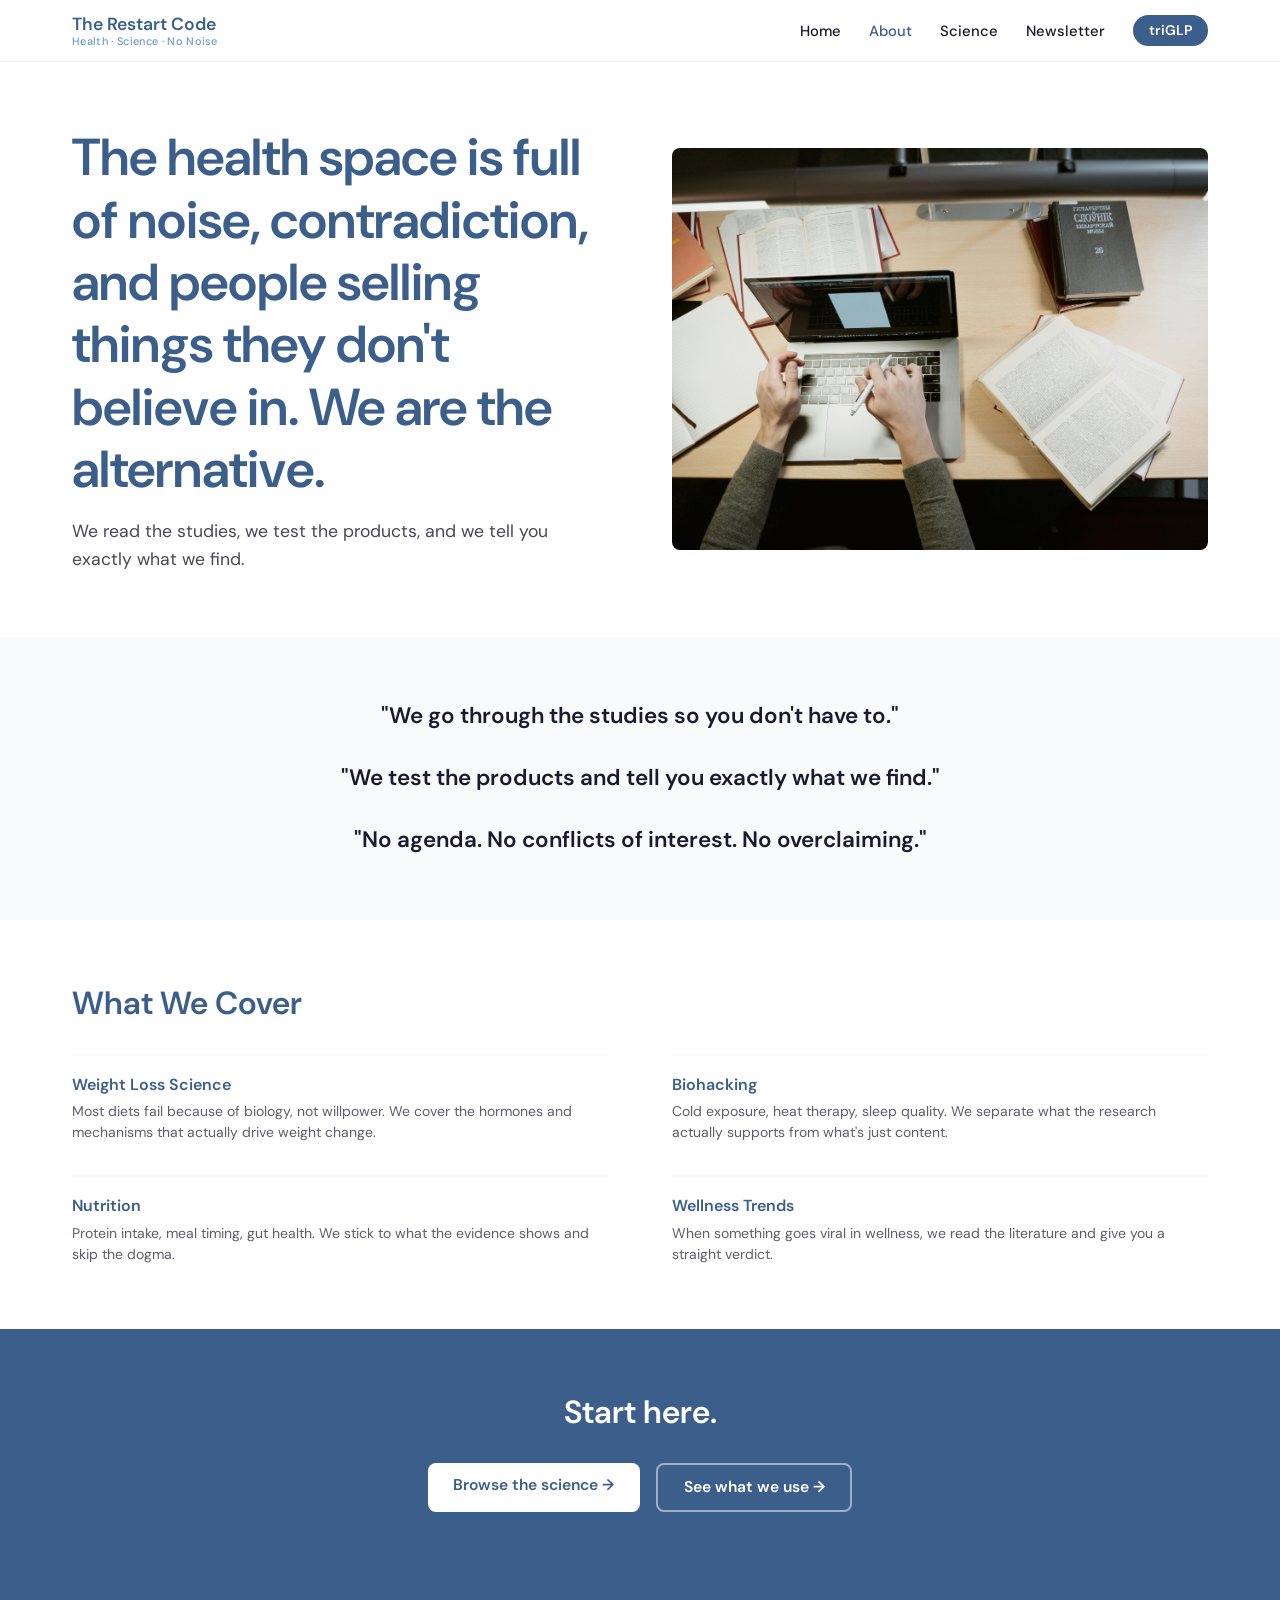
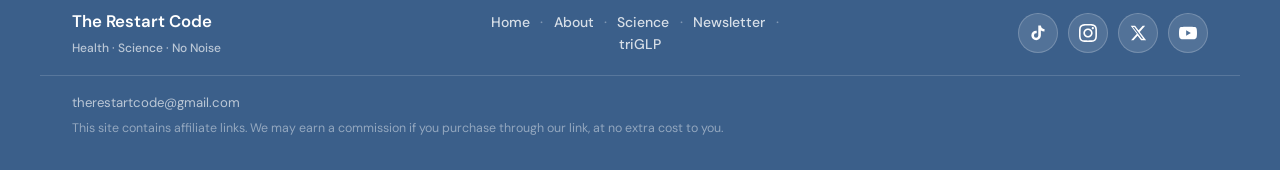
<file: about.html>
<!DOCTYPE html>
<html lang="en">
<head>
  <meta charset="UTF-8">
  <meta name="viewport" content="width=device-width, initial-scale=1.0">
  <title>About — The Restart Code</title>
  <meta name="description" content="The Restart Code exists because the health space is full of noise, contradiction, and people selling things they don't believe in. We are the alternative.">
  <link rel="preconnect" href="https://fonts.googleapis.com">
  <link rel="preconnect" href="https://fonts.gstatic.com" crossorigin>
  <link href="https://fonts.googleapis.com/css2?family=DM+Sans:wght@400;500;600&display=swap" rel="stylesheet">
  <link rel="stylesheet" href="css/style.css">
</head>
<body>

  <!-- NAVIGATION -->
  <nav class="site-nav">
    <div class="nav-inner">
      <a href="index.html" class="nav-logo">
        <span class="nav-logo-name">The Restart Code</span>
        <span class="nav-logo-tagline">Health · Science · No Noise</span>
      </a>
      <button class="nav-hamburger" aria-label="Toggle navigation" aria-expanded="false">
        <span></span><span></span><span></span>
      </button>
      <ul class="nav-links">
        <li><a href="index.html">Home</a></li>
        <li><a href="about.html" class="active">About</a></li>
        <li><a href="science.html">Science</a></li>
        <li><a href="newsletter.html">Newsletter</a></li>
        <li><a href="triglp.html" class="nav-pill">triGLP</a></li>
      </ul>
    </div>
  </nav>

  <!-- HERO -->
  <section class="about-hero">
    <div class="container">
      <div class="about-hero-inner">
        <div class="about-hero-text">
          <h1>The health space is full of noise, contradiction, and people selling things they don't believe in. We are the alternative.</h1>
          <p class="about-hero-sub">We read the studies, we test the products, and we tell you exactly what we find.</p>
        </div>
        <div class="about-hero-image-wrap">
          <img src="images/about-research.jpg" alt="Research desk" class="about-hero-image">
        </div>
      </div>
    </div>
  </section>

  <!-- MISSION -->
  <section class="mission-strip">
    <div class="container">
      <div class="mission-lines">
        <p class="mission-line">"We go through the studies so you don't have to."</p>
        <p class="mission-line">"We test the products and tell you exactly what we find."</p>
        <p class="mission-line">"No agenda. No conflicts of interest. No overclaiming."</p>
      </div>
    </div>
  </section>

  <!-- WHAT WE COVER -->
  <section class="what-we-cover">
    <div class="container">
      <h2>What We Cover</h2>
      <div class="covers-grid">
        <div class="cover-item">
          <p class="cover-item-name">Weight Loss Science</p>
          <p class="cover-item-desc">Most diets fail because of biology, not willpower. We cover the hormones and mechanisms that actually drive weight change.</p>
        </div>
        <div class="cover-item">
          <p class="cover-item-name">Biohacking</p>
          <p class="cover-item-desc">Cold exposure, heat therapy, sleep quality. We separate what the research actually supports from what's just content.</p>
        </div>
        <div class="cover-item">
          <p class="cover-item-name">Nutrition</p>
          <p class="cover-item-desc">Protein intake, meal timing, gut health. We stick to what the evidence shows and skip the dogma.</p>
        </div>
        <div class="cover-item">
          <p class="cover-item-name">Wellness Trends</p>
          <p class="cover-item-desc">When something goes viral in wellness, we read the literature and give you a straight verdict.</p>
        </div>
      </div>
    </div>
  </section>

  <!-- CLOSING CTA STRIP -->
  <section class="cta-strip">
    <div class="container">
      <h2>Start here.</h2>
      <div class="btn-row">
        <a href="science.html" class="btn btn-white">Browse the science →</a>
        <a href="triglp.html" class="btn btn-secondary" style="border-color: rgba(255,255,255,0.5); color: #fff;">See what we use →</a>
      </div>
    </div>
  </section>

  <!-- FOOTER -->
  <footer class="site-footer">
    <div class="footer-inner">
      <div class="footer-brand">
        <span class="footer-logo">The Restart Code</span>
        <span class="footer-tagline">Health · Science · No Noise</span>
      </div>
      <nav class="footer-nav" aria-label="Footer navigation">
        <a href="index.html">Home</a>
        <a href="about.html">About</a>
        <a href="science.html">Science</a>
        <a href="newsletter.html">Newsletter</a>
        <a href="triglp.html">triGLP</a>
      </nav>
      <div class="footer-social">
        <div class="footer-social-icons">
          <a href="https://www.tiktok.com/@therestartcode" class="footer-social-icon" target="_blank" rel="noopener noreferrer" aria-label="TikTok">
            <svg xmlns="http://www.w3.org/2000/svg" viewBox="0 0 24 24" fill="white" aria-hidden="true"><path d="M19.59 6.69a4.83 4.83 0 01-3.77-4.25V2h-3.45v13.67a2.89 2.89 0 01-2.88 2.5 2.89 2.89 0 01-2.89-2.89 2.89 2.89 0 012.89-2.89c.28 0 .54.04.79.1V9.01a6.33 6.33 0 00-.79-.05 6.34 6.34 0 00-6.34 6.34 6.34 6.34 0 006.34 6.34 6.34 6.34 0 006.33-6.34V8.5a8.27 8.27 0 004.83 1.55V6.6a4.85 4.85 0 01-1.06-.09z"/></svg>
          </a>
          <a href="https://www.instagram.com/therestartcode" class="footer-social-icon" target="_blank" rel="noopener noreferrer" aria-label="Instagram">
            <svg xmlns="http://www.w3.org/2000/svg" viewBox="0 0 24 24" fill="white" aria-hidden="true"><path d="M12 2.163c3.204 0 3.584.012 4.85.07 3.252.148 4.771 1.691 4.919 4.919.058 1.265.069 1.645.069 4.849 0 3.205-.012 3.584-.069 4.849-.149 3.225-1.664 4.771-4.919 4.919-1.266.058-1.644.07-4.85.07-3.204 0-3.584-.012-4.849-.07-3.26-.149-4.771-1.699-4.919-4.92-.058-1.265-.07-1.644-.07-4.849 0-3.204.013-3.583.07-4.849.149-3.227 1.664-4.771 4.919-4.919 1.266-.057 1.645-.069 4.849-.069zm0-2.163c-3.259 0-3.667.014-4.947.072-4.358.2-6.78 2.618-6.98 6.98-.059 1.281-.073 1.689-.073 4.948 0 3.259.014 3.668.072 4.948.2 4.358 2.618 6.78 6.98 6.98 1.281.058 1.689.072 4.948.072 3.259 0 3.668-.014 4.948-.072 4.354-.2 6.782-2.618 6.979-6.98.059-1.28.073-1.689.073-4.948 0-3.259-.014-3.667-.072-4.947-.196-4.354-2.617-6.78-6.979-6.98-1.281-.059-1.69-.073-4.949-.073zm0 5.838c-3.403 0-6.162 2.759-6.162 6.162s2.759 6.163 6.162 6.163 6.162-2.759 6.162-6.163c0-3.403-2.759-6.162-6.162-6.162zm0 10.162c-2.209 0-4-1.79-4-4 0-2.209 1.791-4 4-4s4 1.791 4 4c0 2.21-1.791 4-4 4zm6.406-11.845c-.796 0-1.441.645-1.441 1.44s.645 1.44 1.441 1.44c.795 0 1.439-.645 1.439-1.44s-.644-1.44-1.439-1.44z"/></svg>
          </a>
          <a href="https://www.x.com/therestartcode" class="footer-social-icon" target="_blank" rel="noopener noreferrer" aria-label="X">
            <svg xmlns="http://www.w3.org/2000/svg" viewBox="0 0 24 24" fill="white" aria-hidden="true"><path d="M18.244 2.25h3.308l-7.227 8.26 8.502 11.24H16.17l-4.714-6.231-5.401 6.231H2.747l7.73-8.835L2.25 2.25H8.08l4.713 6.231zm-1.161 17.52h1.833L7.084 4.126H5.117z"/></svg>
          </a>
          <a href="https://www.youtube.com/@therestartcode" class="footer-social-icon" target="_blank" rel="noopener noreferrer" aria-label="YouTube">
            <svg xmlns="http://www.w3.org/2000/svg" viewBox="0 0 24 24" fill="white" aria-hidden="true"><path d="M23.498 6.186a3.016 3.016 0 00-2.122-2.136C19.505 3.545 12 3.545 12 3.545s-7.505 0-9.377.505A3.017 3.017 0 00.502 6.186C0 8.07 0 12 0 12s0 3.93.502 5.814a3.016 3.016 0 002.122 2.136c1.871.505 9.376.505 9.376.505s7.505 0 9.377-.505a3.015 3.015 0 002.122-2.136C24 15.93 24 12 24 12s0-3.93-.502-5.814zM9.545 15.568V8.432L15.818 12l-6.273 3.568z"/></svg>
          </a>
        </div>
      </div>
    </div>
    <div class="footer-divider"></div>
    <div class="footer-bottom">
      <a href="mailto:therestartcode@gmail.com">therestartcode@gmail.com</a>
      <p class="footer-disclosure">This site contains affiliate links. We may earn a commission if you purchase through our link, at no extra cost to you.</p>
    </div>
  </footer>

  <script src="js/main.js"></script>
  <script defer src="https://cdn.vercel-insights.com/v1/script.js"></script>
</body>
</html>
</file>
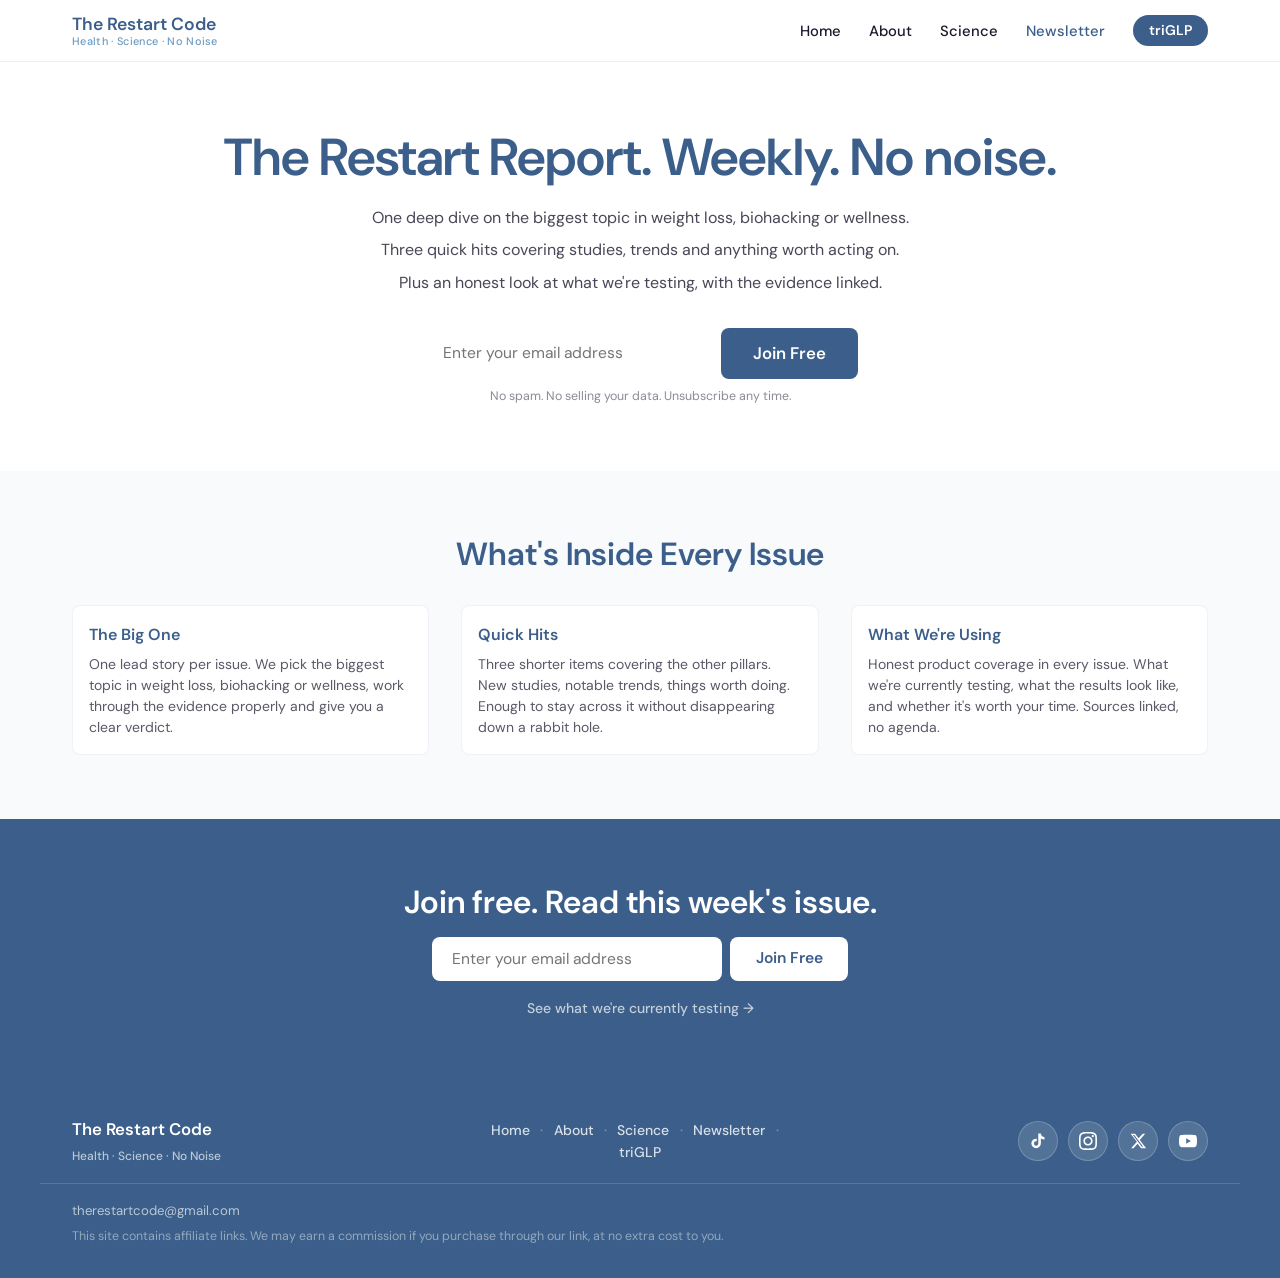
<file: newsletter.html>
<!DOCTYPE html>
<html lang="en">
<head>
  <meta charset="UTF-8">
  <meta name="viewport" content="width=device-width, initial-scale=1.0">
  <title>The Restart Report — The Restart Code</title>
  <meta name="description" content="One deep dive. Three quick hits. What we're testing and using. Every week. Free. No spam.">
  <link rel="preconnect" href="https://fonts.googleapis.com">
  <link rel="preconnect" href="https://fonts.gstatic.com" crossorigin>
  <link href="https://fonts.googleapis.com/css2?family=DM+Sans:wght@400;500;600&display=swap" rel="stylesheet">
  <link rel="stylesheet" href="css/style.css">
</head>
<body>

  <!-- NAVIGATION -->
  <nav class="site-nav">
    <div class="nav-inner">
      <a href="index.html" class="nav-logo">
        <span class="nav-logo-name">The Restart Code</span>
        <span class="nav-logo-tagline">Health · Science · No Noise</span>
      </a>
      <button class="nav-hamburger" aria-label="Toggle navigation" aria-expanded="false">
        <span></span><span></span><span></span>
      </button>
      <ul class="nav-links">
        <li><a href="index.html">Home</a></li>
        <li><a href="about.html">About</a></li>
        <li><a href="science.html">Science</a></li>
        <li><a href="newsletter.html" class="active">Newsletter</a></li>
        <li><a href="triglp.html" class="nav-pill">triGLP</a></li>
      </ul>
    </div>
  </nav>

  <!-- HERO -->
  <section class="newsletter-hero" id="beehiiv-signup">
    <div class="container">
      <h1>The Restart Report. Weekly. No noise.</h1>
      <div class="newsletter-descriptor">
        <p>One deep dive on the biggest topic in weight loss, biohacking or wellness.</p>
        <p>Three quick hits covering studies, trends and anything worth acting on.</p>
        <p>Plus an honest look at what we're testing, with the evidence linked.</p>
      </div>
      <div class="email-form">
        <input type="email" class="email-input" placeholder="Enter your email address">
        <a href="#beehiiv-signup" class="btn btn-primary btn-lg">Join Free</a>
      </div>
      <p class="small-print">No spam. No selling your data. Unsubscribe any time.</p>
    </div>
  </section>

  <!-- WHAT'S INSIDE -->
  <section class="whats-inside">
    <div class="container">
      <h2>What's Inside Every Issue</h2>
      <div class="inside-grid">
        <div class="inside-item">
          <p class="inside-item-name">The Big One</p>
          <p class="inside-item-desc">One lead story per issue. We pick the biggest topic in weight loss, biohacking or wellness, work through the evidence properly and give you a clear verdict.</p>
        </div>
        <div class="inside-item">
          <p class="inside-item-name">Quick Hits</p>
          <p class="inside-item-desc">Three shorter items covering the other pillars. New studies, notable trends, things worth doing. Enough to stay across it without disappearing down a rabbit hole.</p>
        </div>
        <div class="inside-item">
          <p class="inside-item-name">What We're Using</p>
          <p class="inside-item-desc">Honest product coverage in every issue. What we're currently testing, what the results look like, and whether it's worth your time. Sources linked, no agenda.</p>
        </div>
      </div>
    </div>
  </section>

  <!-- CLOSING STRIP -->
  <section class="closing-strip">
    <div class="container">
      <h2>Join free. Read this week's issue.</h2>
      <div class="email-form">
        <input type="email" class="email-input" placeholder="Enter your email address">
        <a href="#beehiiv-signup" class="btn btn-white">Join Free</a>
      </div>
      <a href="triglp.html" class="secondary-text-link">See what we're currently testing →</a>
    </div>
  </section>

  <!-- FOOTER -->
  <footer class="site-footer">
    <div class="footer-inner">
      <div class="footer-brand">
        <span class="footer-logo">The Restart Code</span>
        <span class="footer-tagline">Health · Science · No Noise</span>
      </div>
      <nav class="footer-nav" aria-label="Footer navigation">
        <a href="index.html">Home</a>
        <a href="about.html">About</a>
        <a href="science.html">Science</a>
        <a href="newsletter.html">Newsletter</a>
        <a href="triglp.html">triGLP</a>
      </nav>
      <div class="footer-social">
        <div class="footer-social-icons">
          <a href="https://www.tiktok.com/@therestartcode" class="footer-social-icon" target="_blank" rel="noopener noreferrer" aria-label="TikTok">
            <svg xmlns="http://www.w3.org/2000/svg" viewBox="0 0 24 24" fill="white" aria-hidden="true"><path d="M19.59 6.69a4.83 4.83 0 01-3.77-4.25V2h-3.45v13.67a2.89 2.89 0 01-2.88 2.5 2.89 2.89 0 01-2.89-2.89 2.89 2.89 0 012.89-2.89c.28 0 .54.04.79.1V9.01a6.33 6.33 0 00-.79-.05 6.34 6.34 0 00-6.34 6.34 6.34 6.34 0 006.34 6.34 6.34 6.34 0 006.33-6.34V8.5a8.27 8.27 0 004.83 1.55V6.6a4.85 4.85 0 01-1.06-.09z"/></svg>
          </a>
          <a href="https://www.instagram.com/therestartcode" class="footer-social-icon" target="_blank" rel="noopener noreferrer" aria-label="Instagram">
            <svg xmlns="http://www.w3.org/2000/svg" viewBox="0 0 24 24" fill="white" aria-hidden="true"><path d="M12 2.163c3.204 0 3.584.012 4.85.07 3.252.148 4.771 1.691 4.919 4.919.058 1.265.069 1.645.069 4.849 0 3.205-.012 3.584-.069 4.849-.149 3.225-1.664 4.771-4.919 4.919-1.266.058-1.644.07-4.85.07-3.204 0-3.584-.012-4.849-.07-3.26-.149-4.771-1.699-4.919-4.92-.058-1.265-.07-1.644-.07-4.849 0-3.204.013-3.583.07-4.849.149-3.227 1.664-4.771 4.919-4.919 1.266-.057 1.645-.069 4.849-.069zm0-2.163c-3.259 0-3.667.014-4.947.072-4.358.2-6.78 2.618-6.98 6.98-.059 1.281-.073 1.689-.073 4.948 0 3.259.014 3.668.072 4.948.2 4.358 2.618 6.78 6.98 6.98 1.281.058 1.689.072 4.948.072 3.259 0 3.668-.014 4.948-.072 4.354-.2 6.782-2.618 6.979-6.98.059-1.28.073-1.689.073-4.948 0-3.259-.014-3.667-.072-4.947-.196-4.354-2.617-6.78-6.979-6.98-1.281-.059-1.69-.073-4.949-.073zm0 5.838c-3.403 0-6.162 2.759-6.162 6.162s2.759 6.163 6.162 6.163 6.162-2.759 6.162-6.163c0-3.403-2.759-6.162-6.162-6.162zm0 10.162c-2.209 0-4-1.79-4-4 0-2.209 1.791-4 4-4s4 1.791 4 4c0 2.21-1.791 4-4 4zm6.406-11.845c-.796 0-1.441.645-1.441 1.44s.645 1.44 1.441 1.44c.795 0 1.439-.645 1.439-1.44s-.644-1.44-1.439-1.44z"/></svg>
          </a>
          <a href="https://www.x.com/therestartcode" class="footer-social-icon" target="_blank" rel="noopener noreferrer" aria-label="X">
            <svg xmlns="http://www.w3.org/2000/svg" viewBox="0 0 24 24" fill="white" aria-hidden="true"><path d="M18.244 2.25h3.308l-7.227 8.26 8.502 11.24H16.17l-4.714-6.231-5.401 6.231H2.747l7.73-8.835L2.25 2.25H8.08l4.713 6.231zm-1.161 17.52h1.833L7.084 4.126H5.117z"/></svg>
          </a>
          <a href="https://www.youtube.com/@therestartcode" class="footer-social-icon" target="_blank" rel="noopener noreferrer" aria-label="YouTube">
            <svg xmlns="http://www.w3.org/2000/svg" viewBox="0 0 24 24" fill="white" aria-hidden="true"><path d="M23.498 6.186a3.016 3.016 0 00-2.122-2.136C19.505 3.545 12 3.545 12 3.545s-7.505 0-9.377.505A3.017 3.017 0 00.502 6.186C0 8.07 0 12 0 12s0 3.93.502 5.814a3.016 3.016 0 002.122 2.136c1.871.505 9.376.505 9.376.505s7.505 0 9.377-.505a3.015 3.015 0 002.122-2.136C24 15.93 24 12 24 12s0-3.93-.502-5.814zM9.545 15.568V8.432L15.818 12l-6.273 3.568z"/></svg>
          </a>
        </div>
      </div>
    </div>
    <div class="footer-divider"></div>
    <div class="footer-bottom">
      <a href="mailto:therestartcode@gmail.com">therestartcode@gmail.com</a>
      <p class="footer-disclosure">This site contains affiliate links. We may earn a commission if you purchase through our link, at no extra cost to you.</p>
    </div>
  </footer>

  <script src="js/main.js"></script>
  <script defer src="https://cdn.vercel-insights.com/v1/script.js"></script>
</body>
</html>
</file>
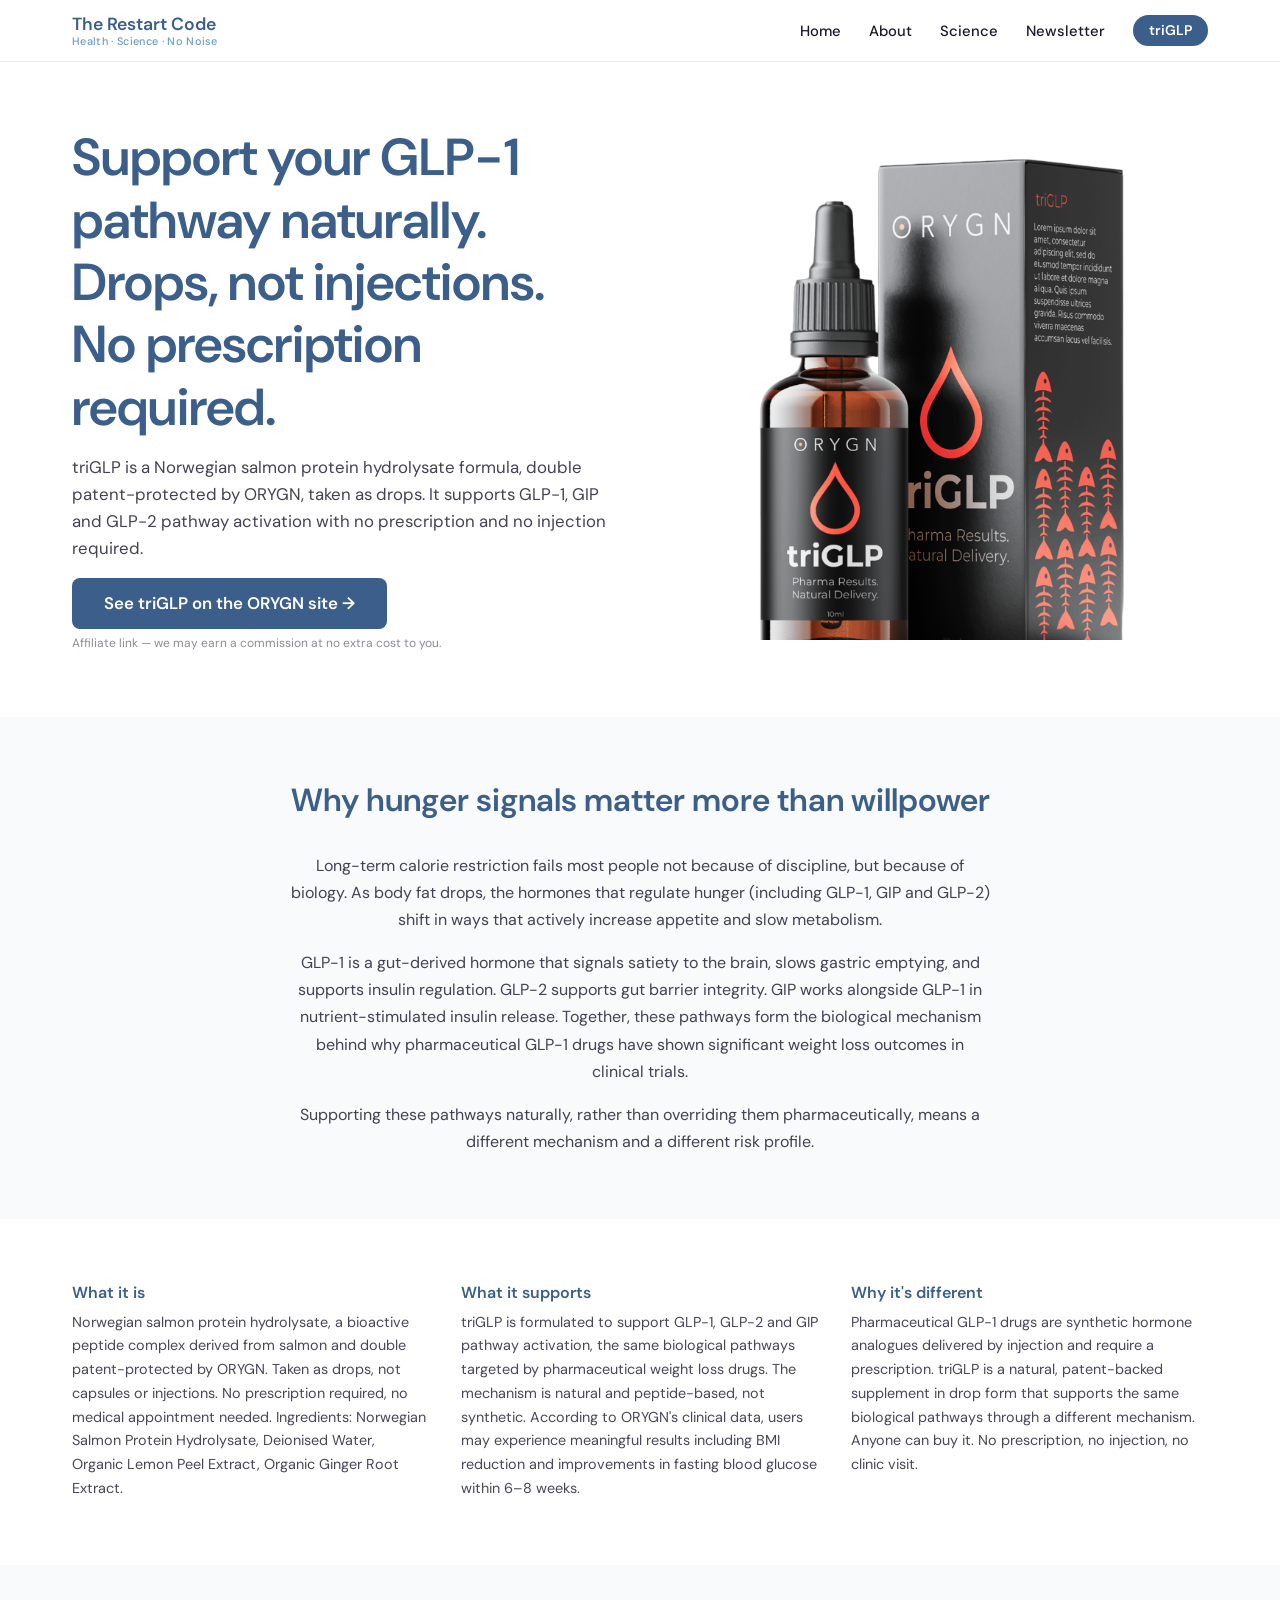
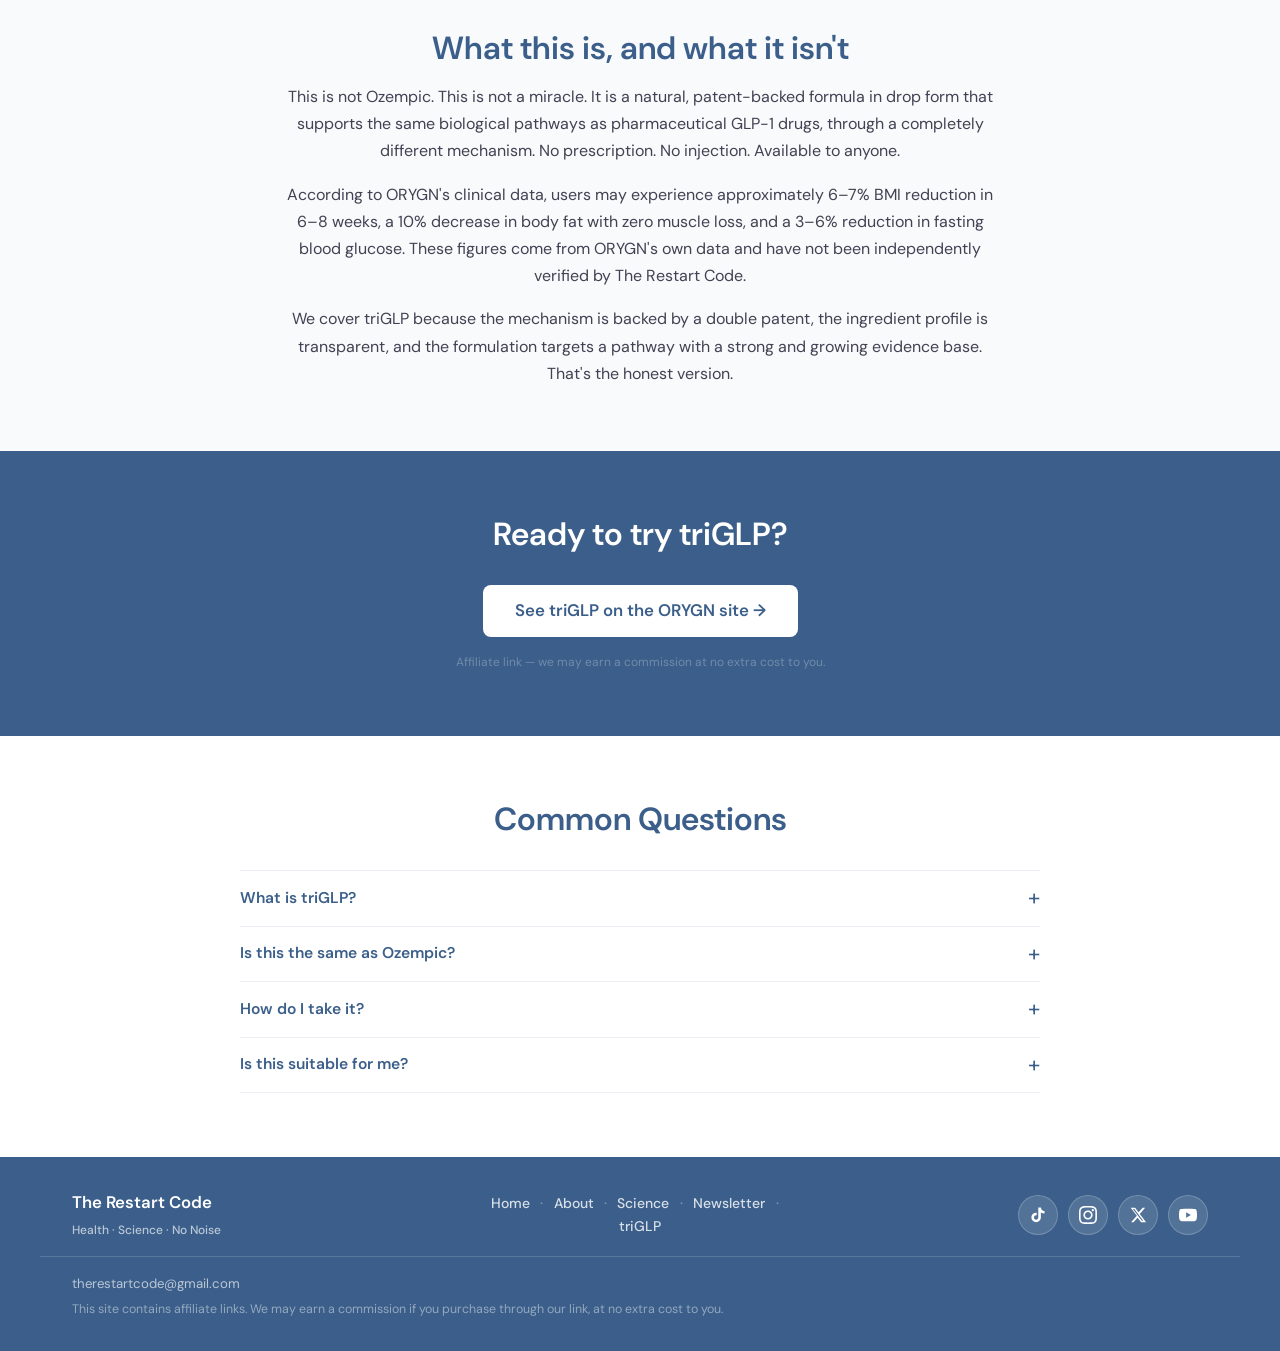
<file: triglp.html>
<!DOCTYPE html>
<html lang="en">
<head>
  <meta charset="UTF-8">
  <meta name="viewport" content="width=device-width, initial-scale=1.0">
  <title>triGLP — Natural GLP-1 Pathway Support — The Restart Code</title>
  <meta name="description" content="triGLP supports GLP-1, GIP and GLP-2 pathway activation. Norwegian salmon protein hydrolysate, double patent-protected, taken as drops. No prescription required.">
  <link rel="preconnect" href="https://fonts.googleapis.com">
  <link rel="preconnect" href="https://fonts.gstatic.com" crossorigin>
  <link href="https://fonts.googleapis.com/css2?family=DM+Sans:wght@400;500;600&display=swap" rel="stylesheet">
  <link rel="stylesheet" href="css/style.css">
</head>
<body>

  <!-- NAVIGATION -->
  <nav class="site-nav">
    <div class="nav-inner">
      <a href="index.html" class="nav-logo">
        <span class="nav-logo-name">The Restart Code</span>
        <span class="nav-logo-tagline">Health · Science · No Noise</span>
      </a>
      <button class="nav-hamburger" aria-label="Toggle navigation" aria-expanded="false">
        <span></span><span></span><span></span>
      </button>
      <ul class="nav-links">
        <li><a href="index.html">Home</a></li>
        <li><a href="about.html">About</a></li>
        <li><a href="science.html">Science</a></li>
        <li><a href="newsletter.html">Newsletter</a></li>
        <li><a href="triglp.html" class="nav-pill active">triGLP</a></li>
      </ul>
    </div>
  </nav>

  <!-- HERO -->
  <section class="triglp-hero">
    <div class="container">
      <div class="triglp-hero-inner">
        <div class="triglp-hero-text">
          <h1>Support your GLP-1 pathway naturally. Drops, not injections. No prescription required.</h1>
          <p class="triglp-hero-sub">triGLP is a Norwegian salmon protein hydrolysate formula, double patent-protected by ORYGN, taken as drops. It supports GLP-1, GIP and GLP-2 pathway activation with no prescription and no injection required.</p>
          <div>
            <a href="https://restart.orygn.co/" target="_blank" rel="noopener noreferrer" class="btn btn-primary btn-lg">See triGLP on the ORYGN site →</a>
            <p class="affiliate-note">Affiliate link — we may earn a commission at no extra cost to you.</p>
          </div>
        </div>
        <img src="images/triglp-product.png" alt="ORYGN triGLP bottle and box" class="triglp-hero-image">
      </div>
    </div>
  </section>

  <!-- WHY THIS MATTERS -->
  <section class="why-matters">
    <div class="container">
      <div class="why-matters-text">
        <h2>Why hunger signals matter more than willpower</h2>
        <p>Long-term calorie restriction fails most people not because of discipline, but because of biology. As body fat drops, the hormones that regulate hunger (including GLP-1, GIP and GLP-2) shift in ways that actively increase appetite and slow metabolism.</p>
        <p>GLP-1 is a gut-derived hormone that signals satiety to the brain, slows gastric emptying, and supports insulin regulation. GLP-2 supports gut barrier integrity. GIP works alongside GLP-1 in nutrient-stimulated insulin release. Together, these pathways form the biological mechanism behind why pharmaceutical GLP-1 drugs have shown significant weight loss outcomes in clinical trials.</p>
        <p>Supporting these pathways naturally, rather than overriding them pharmaceutically, means a different mechanism and a different risk profile.</p>
      </div>
    </div>
  </section>

  <!-- WHAT IS TRIGLP -->
  <section class="what-is-triglp">
    <div class="container">
      <div class="triglp-cols">

        <div class="triglp-col">
          <h3>What it is</h3>
          <p>Norwegian salmon protein hydrolysate, a bioactive peptide complex derived from salmon and double patent-protected by ORYGN. Taken as drops, not capsules or injections. No prescription required, no medical appointment needed. Ingredients: Norwegian Salmon Protein Hydrolysate, Deionised Water, Organic Lemon Peel Extract, Organic Ginger Root Extract.</p>
        </div>

        <div class="triglp-col">
          <h3>What it supports</h3>
          <p>triGLP is formulated to support GLP-1, GLP-2 and GIP pathway activation, the same biological pathways targeted by pharmaceutical weight loss drugs. The mechanism is natural and peptide-based, not synthetic. According to ORYGN's clinical data, users may experience meaningful results including BMI reduction and improvements in fasting blood glucose within 6–8 weeks.</p>
        </div>

        <div class="triglp-col">
          <h3>Why it's different</h3>
          <p>Pharmaceutical GLP-1 drugs are synthetic hormone analogues delivered by injection and require a prescription. triGLP is a natural, patent-backed supplement in drop form that supports the same biological pathways through a different mechanism. Anyone can buy it. No prescription, no injection, no clinic visit.</p>
        </div>

      </div>
    </div>
  </section>

  <!-- HONEST FRAMING -->
  <section class="honest-framing">
    <div class="container">
      <div class="honest-framing-inner">
        <h2>What this is, and what it isn't</h2>
        <p>This is not Ozempic. This is not a miracle. It is a natural, patent-backed formula in drop form that supports the same biological pathways as pharmaceutical GLP-1 drugs, through a completely different mechanism. No prescription. No injection. Available to anyone.</p>
        <p>According to ORYGN's clinical data, users may experience approximately 6–7% BMI reduction in 6–8 weeks, a 10% decrease in body fat with zero muscle loss, and a 3–6% reduction in fasting blood glucose. These figures come from ORYGN's own data and have not been independently verified by The Restart Code.</p>
        <p>We cover triGLP because the mechanism is backed by a double patent, the ingredient profile is transparent, and the formulation targets a pathway with a strong and growing evidence base. That's the honest version.</p>
      </div>
    </div>
  </section>

  <!-- PRIMARY CTA -->
  <section class="primary-cta">
    <div class="container">
      <h2>Ready to try triGLP?</h2>
      <a href="https://restart.orygn.co/" target="_blank" rel="noopener noreferrer" class="btn btn-white btn-lg">See triGLP on the ORYGN site →</a>
      <p class="affiliate-note">Affiliate link — we may earn a commission at no extra cost to you.</p>
    </div>
  </section>

  <!-- FAQ -->
  <section class="faq-section">
    <div class="container">
      <h2>Common Questions</h2>
      <div class="faq-list">

        <div class="faq-item">
          <button class="faq-question" aria-expanded="false">
            What is triGLP?
            <span class="faq-icon" aria-hidden="true">+</span>
          </button>
          <div class="faq-answer">
            <p>triGLP is a natural supplement made from Norwegian salmon protein hydrolysate, a bioactive peptide complex double patent-protected by ORYGN. It is taken as drops, not capsules or injections, and no prescription is required. It is formulated to support GLP-1, GLP-2 and GIP pathway activation, the biological pathways that regulate hunger signalling, satiety and metabolic function. Ingredients: Norwegian Salmon Protein Hydrolysate, Deionised Water, Organic Lemon Peel Extract, Organic Ginger Root Extract.</p>
          </div>
        </div>

        <div class="faq-item">
          <button class="faq-question" aria-expanded="false">
            Is this the same as Ozempic?
            <span class="faq-icon" aria-hidden="true">+</span>
          </button>
          <div class="faq-answer">
            <p>No. They target the same biological pathway but through a completely different mechanism. Ozempic (semaglutide) is a synthetic GLP-1 receptor agonist, a pharmaceutical drug delivered by injection that requires a prescription and medical supervision. triGLP is a natural supplement in drop form derived from Norwegian salmon protein hydrolysate. No prescription required, no injection. It's a completely different product with a completely different mechanism. The shared aspect is the pathway they each target.</p>
          </div>
        </div>

        <div class="faq-item">
          <button class="faq-question" aria-expanded="false">
            How do I take it?
            <span class="faq-icon" aria-hidden="true">+</span>
          </button>
          <div class="faq-answer">
            <p>triGLP is taken as drops, as directed by ORYGN's usage guidelines. No injection. No prescription required. For specific dosage instructions, refer to the product information on the ORYGN website.</p>
          </div>
        </div>

        <div class="faq-item">
          <button class="faq-question" aria-expanded="false">
            Is this suitable for me?
            <span class="faq-icon" aria-hidden="true">+</span>
          </button>
          <div class="faq-answer">
            <p>triGLP is a natural supplement, not a pharmaceutical drug. However, we always recommend consulting a qualified healthcare professional before starting any new supplement, particularly if you have an existing health condition, are pregnant or breastfeeding, or are taking medication. This page is informational. It does not constitute medical advice.</p>
          </div>
        </div>

      </div>
    </div>
  </section>

  <!-- FOOTER -->
  <footer class="site-footer">
    <div class="footer-inner">
      <div class="footer-brand">
        <span class="footer-logo">The Restart Code</span>
        <span class="footer-tagline">Health · Science · No Noise</span>
      </div>
      <nav class="footer-nav" aria-label="Footer navigation">
        <a href="index.html">Home</a>
        <a href="about.html">About</a>
        <a href="science.html">Science</a>
        <a href="newsletter.html">Newsletter</a>
        <a href="triglp.html">triGLP</a>
      </nav>
      <div class="footer-social">
        <div class="footer-social-icons">
          <a href="https://www.tiktok.com/@therestartcode" class="footer-social-icon" target="_blank" rel="noopener noreferrer" aria-label="TikTok">
            <svg xmlns="http://www.w3.org/2000/svg" viewBox="0 0 24 24" fill="white" aria-hidden="true"><path d="M19.59 6.69a4.83 4.83 0 01-3.77-4.25V2h-3.45v13.67a2.89 2.89 0 01-2.88 2.5 2.89 2.89 0 01-2.89-2.89 2.89 2.89 0 012.89-2.89c.28 0 .54.04.79.1V9.01a6.33 6.33 0 00-.79-.05 6.34 6.34 0 00-6.34 6.34 6.34 6.34 0 006.34 6.34 6.34 6.34 0 006.33-6.34V8.5a8.27 8.27 0 004.83 1.55V6.6a4.85 4.85 0 01-1.06-.09z"/></svg>
          </a>
          <a href="https://www.instagram.com/therestartcode" class="footer-social-icon" target="_blank" rel="noopener noreferrer" aria-label="Instagram">
            <svg xmlns="http://www.w3.org/2000/svg" viewBox="0 0 24 24" fill="white" aria-hidden="true"><path d="M12 2.163c3.204 0 3.584.012 4.85.07 3.252.148 4.771 1.691 4.919 4.919.058 1.265.069 1.645.069 4.849 0 3.205-.012 3.584-.069 4.849-.149 3.225-1.664 4.771-4.919 4.919-1.266.058-1.644.07-4.85.07-3.204 0-3.584-.012-4.849-.07-3.26-.149-4.771-1.699-4.919-4.92-.058-1.265-.07-1.644-.07-4.849 0-3.204.013-3.583.07-4.849.149-3.227 1.664-4.771 4.919-4.919 1.266-.057 1.645-.069 4.849-.069zm0-2.163c-3.259 0-3.667.014-4.947.072-4.358.2-6.78 2.618-6.98 6.98-.059 1.281-.073 1.689-.073 4.948 0 3.259.014 3.668.072 4.948.2 4.358 2.618 6.78 6.98 6.98 1.281.058 1.689.072 4.948.072 3.259 0 3.668-.014 4.948-.072 4.354-.2 6.782-2.618 6.979-6.98.059-1.28.073-1.689.073-4.948 0-3.259-.014-3.667-.072-4.947-.196-4.354-2.617-6.78-6.979-6.98-1.281-.059-1.69-.073-4.949-.073zm0 5.838c-3.403 0-6.162 2.759-6.162 6.162s2.759 6.163 6.162 6.163 6.162-2.759 6.162-6.163c0-3.403-2.759-6.162-6.162-6.162zm0 10.162c-2.209 0-4-1.79-4-4 0-2.209 1.791-4 4-4s4 1.791 4 4c0 2.21-1.791 4-4 4zm6.406-11.845c-.796 0-1.441.645-1.441 1.44s.645 1.44 1.441 1.44c.795 0 1.439-.645 1.439-1.44s-.644-1.44-1.439-1.44z"/></svg>
          </a>
          <a href="https://www.x.com/therestartcode" class="footer-social-icon" target="_blank" rel="noopener noreferrer" aria-label="X">
            <svg xmlns="http://www.w3.org/2000/svg" viewBox="0 0 24 24" fill="white" aria-hidden="true"><path d="M18.244 2.25h3.308l-7.227 8.26 8.502 11.24H16.17l-4.714-6.231-5.401 6.231H2.747l7.73-8.835L2.25 2.25H8.08l4.713 6.231zm-1.161 17.52h1.833L7.084 4.126H5.117z"/></svg>
          </a>
          <a href="https://www.youtube.com/@therestartcode" class="footer-social-icon" target="_blank" rel="noopener noreferrer" aria-label="YouTube">
            <svg xmlns="http://www.w3.org/2000/svg" viewBox="0 0 24 24" fill="white" aria-hidden="true"><path d="M23.498 6.186a3.016 3.016 0 00-2.122-2.136C19.505 3.545 12 3.545 12 3.545s-7.505 0-9.377.505A3.017 3.017 0 00.502 6.186C0 8.07 0 12 0 12s0 3.93.502 5.814a3.016 3.016 0 002.122 2.136c1.871.505 9.376.505 9.376.505s7.505 0 9.377-.505a3.015 3.015 0 002.122-2.136C24 15.93 24 12 24 12s0-3.93-.502-5.814zM9.545 15.568V8.432L15.818 12l-6.273 3.568z"/></svg>
          </a>
        </div>
      </div>
    </div>
    <div class="footer-divider"></div>
    <div class="footer-bottom">
      <a href="mailto:therestartcode@gmail.com">therestartcode@gmail.com</a>
      <p class="footer-disclosure">This site contains affiliate links. We may earn a commission if you purchase through our link, at no extra cost to you.</p>
    </div>
  </footer>

  <script src="js/main.js"></script>
  <script defer src="https://cdn.vercel-insights.com/v1/script.js"></script>
</body>
</html>
</file>
<file: css/style.css>
/* ============================================================
   THE RESTART CODE — style.css
   ============================================================ */

/* 1. CSS CUSTOM PROPERTIES
   ============================================================ */
:root {
  --white: #FFFFFF;
  --off-white: #F8FAFC;
  --slate-blue: #3B5F8A;
  --light-blue: #6B9CC4;
  --near-black: #1A1A2E;
  --font-main: 'DM Sans', sans-serif;
  --space-xs: 0.5rem;
  --space-sm: 1rem;
  --space-md: 2rem;
  --space-lg: 4rem;
  --radius: 8px;
}

/* 2. RESET
   ============================================================ */
*, *::before, *::after {
  box-sizing: border-box;
  margin: 0;
  padding: 0;
}

html {
  scroll-behavior: smooth;
}

body {
  font-family: var(--font-main);
  color: var(--near-black);
  background: var(--white);
  line-height: 1.6;
  -webkit-font-smoothing: antialiased;
}

img {
  display: block;
  max-width: 100%;
  height: auto;
}

a {
  color: inherit;
  text-decoration: none;
}

ul {
  list-style: none;
}

/* 3. TYPOGRAPHY
   ============================================================ */
h1, h2, h3, h4 {
  font-weight: 600;
  color: var(--slate-blue);
  line-height: 1.2;
}

h1 { font-size: clamp(2rem, 5vw, 3.25rem); }
h2 { font-size: clamp(1.4rem, 3vw, 2rem); }
h3 { font-size: clamp(1rem, 2vw, 1.35rem); }
h4 { font-size: 1rem; }

p {
  color: var(--near-black);
  font-weight: 400;
}

/* 4. LAYOUT
   ============================================================ */
.container {
  max-width: 1200px;
  margin: 0 auto;
  padding: 0 var(--space-md);
}

section {
  padding: var(--space-lg) 0;
}

/* 5. BUTTONS
   ============================================================ */
.btn {
  display: inline-block;
  font-family: var(--font-main);
  font-weight: 600;
  font-size: 0.975rem;
  padding: 0.7rem 1.6rem;
  border-radius: var(--radius);
  cursor: pointer;
  transition: opacity 0.18s, transform 0.15s;
  border: none;
  text-decoration: none;
  white-space: nowrap;
  line-height: 1.4;
}

.btn:hover {
  opacity: 0.86;
  transform: translateY(-1px);
}

.btn-primary {
  background: var(--slate-blue);
  color: var(--white);
}

.btn-secondary {
  background: transparent;
  color: var(--light-blue);
  border: 2px solid var(--light-blue);
}

.btn-secondary:hover {
  background: var(--light-blue);
  color: var(--white);
  opacity: 1;
}

.btn-white {
  background: var(--white);
  color: var(--slate-blue);
}

.btn-white:hover {
  background: var(--off-white);
  opacity: 1;
}

.btn-lg {
  padding: 0.875rem 2rem;
  font-size: 1.05rem;
}

/* 6. TAGS
   ============================================================ */
.tag {
  display: inline-block;
  font-size: 0.72rem;
  font-weight: 500;
  color: var(--light-blue);
  text-transform: uppercase;
  letter-spacing: 0.06em;
  margin-bottom: 0.35rem;
}

/* 7. SECTION LABEL
   ============================================================ */
.section-label {
  display: block;
  font-size: 0.72rem;
  font-weight: 600;
  color: var(--light-blue);
  text-transform: uppercase;
  letter-spacing: 0.08em;
  margin-bottom: var(--space-sm);
}

/* 8. EMAIL FORM
   ============================================================ */
.email-form {
  display: flex;
  gap: var(--space-xs);
  justify-content: center;
  flex-wrap: wrap;
  margin-top: var(--space-sm);
}

.email-input {
  padding: 0.7rem 1.25rem;
  font-family: var(--font-main);
  font-size: 0.975rem;
  border: none;
  border-radius: var(--radius);
  width: 290px;
  max-width: 100%;
  outline: none;
  color: var(--near-black);
}

/* 9. NAVIGATION
   ============================================================ */
.site-nav {
  position: sticky;
  top: 0;
  z-index: 100;
  background: var(--white);
  border-bottom: 1px solid rgba(59, 95, 138, 0.1);
}

.nav-inner {
  max-width: 1200px;
  margin: 0 auto;
  padding: 0.8rem var(--space-md);
  display: flex;
  align-items: center;
  justify-content: space-between;
  flex-wrap: wrap;
  gap: 0;
}

.nav-logo {
  display: flex;
  flex-direction: column;
  text-decoration: none;
  line-height: 1.25;
  flex-shrink: 0;
}

.nav-logo-name {
  font-size: 1.1rem;
  font-weight: 600;
  color: var(--slate-blue);
}

.nav-logo-tagline {
  font-size: 0.68rem;
  font-weight: 500;
  color: var(--light-blue);
  letter-spacing: 0.03em;
}

.nav-links {
  display: flex;
  align-items: center;
  gap: 1.75rem;
}

.nav-links a {
  font-size: 0.925rem;
  font-weight: 500;
  color: var(--near-black);
  transition: color 0.18s;
}

.nav-links a:hover,
.nav-links a.active {
  color: var(--slate-blue);
}

.nav-links a.nav-pill {
  background: var(--slate-blue);
  color: var(--white);
  padding: 0.4rem 1rem;
  border-radius: 50px;
  font-size: 0.875rem;
  font-weight: 600;
  transition: background 0.18s;
}

.nav-links a.nav-pill:hover {
  background: var(--light-blue);
  opacity: 1;
  color: var(--white);
}

.nav-hamburger {
  display: none;
  flex-direction: column;
  gap: 5px;
  background: none;
  border: none;
  cursor: pointer;
  padding: 4px;
  flex-shrink: 0;
}

.nav-hamburger span {
  display: block;
  width: 24px;
  height: 2px;
  background: var(--slate-blue);
  border-radius: 2px;
  transition: all 0.28s ease;
}

.nav-hamburger.is-active span:nth-child(1) {
  transform: translateY(7px) rotate(45deg);
}

.nav-hamburger.is-active span:nth-child(2) {
  opacity: 0;
}

.nav-hamburger.is-active span:nth-child(3) {
  transform: translateY(-7px) rotate(-45deg);
}

/* 10. FOOTER
   ============================================================ */
.site-footer {
  background: var(--slate-blue);
  color: var(--white);
  padding: var(--space-md) 0;
}

.footer-inner {
  max-width: 1200px;
  margin: 0 auto;
  padding: 0 var(--space-md);
  display: grid;
  grid-template-columns: 1.2fr 1fr 1.2fr;
  gap: var(--space-md);
  align-items: center;
}

.footer-brand {
  display: flex;
  flex-direction: column;
  gap: 0.3rem;
}

.footer-logo {
  font-size: 1.05rem;
  font-weight: 600;
  color: var(--white);
}

.footer-tagline {
  font-size: 0.75rem;
  font-weight: 500;
  color: rgba(255, 255, 255, 0.65);
}

.footer-nav {
  display: flex;
  flex-direction: row;
  flex-wrap: wrap;
  align-items: center;
  justify-content: center;
  gap: 0;
}

.footer-nav a {
  color: rgba(255, 255, 255, 0.8);
  font-size: 0.875rem;
  font-weight: 500;
  transition: color 0.18s;
  white-space: nowrap;
}

.footer-nav a:hover {
  color: var(--white);
}

.footer-nav a::after {
  content: '·';
  display: inline-block;
  margin: 0 0.65rem;
  color: rgba(255, 255, 255, 0.35);
  pointer-events: none;
}

.footer-nav a:last-child::after {
  display: none;
}

.footer-social {
  display: flex;
  align-items: center;
  justify-content: flex-end;
}

.footer-social-icons {
  display: flex;
  gap: 0.625rem;
  align-items: center;
}

.footer-social-icon {
  display: flex;
  align-items: center;
  justify-content: center;
  width: 40px;
  height: 40px;
  border-radius: 50%;
  background: rgba(255, 255, 255, 0.12);
  border: 1px solid rgba(255, 255, 255, 0.2);
  transition: background 0.18s, transform 0.15s;
  flex-shrink: 0;
}

.footer-social-icon:hover {
  background: rgba(255, 255, 255, 0.22);
  transform: translateY(-1px);
  opacity: 1;
}

.footer-social-icon svg {
  width: 18px;
  height: 18px;
  display: block;
  flex-shrink: 0;
}

.footer-divider {
  height: 1px;
  background: rgba(255, 255, 255, 0.15);
  max-width: 1200px;
  margin: var(--space-sm) auto;
  padding: 0 var(--space-md);
}

.footer-bottom {
  max-width: 1200px;
  margin: 0 auto;
  padding: 0 var(--space-md);
  display: flex;
  flex-direction: column;
  gap: 0.4rem;
}

.footer-bottom a {
  color: rgba(255, 255, 255, 0.65);
  font-size: 0.825rem;
  transition: color 0.18s;
}

.footer-bottom a:hover {
  color: var(--white);
}

.footer-disclosure {
  font-size: 0.775rem;
  color: rgba(255, 255, 255, 0.45);
  line-height: 1.5;
}

/* ============================================================
   PAGE SECTIONS
   ============================================================ */

/* ---- HOMEPAGE ---- */

.hero-home {
  background: var(--white);
  padding: 5rem 0 var(--space-lg);
  text-align: center;
}

.hero-home .hero-headline {
  max-width: 840px;
  margin: 0 auto var(--space-sm);
}

.hero-home .hero-sub {
  font-size: 1.1rem;
  color: var(--near-black);
  max-width: 580px;
  margin: 0 auto var(--space-md);
  opacity: 0.8;
}

.hero-ctas {
  display: flex;
  gap: var(--space-sm);
  justify-content: center;
  flex-wrap: wrap;
}

/* Problem strip */
.problem-strip {
  background: var(--off-white);
  padding: var(--space-md) 0;
}

.problem-strip .container {
  display: grid;
  grid-template-columns: 1fr 1fr;
  gap: var(--space-md);
}

.problem-item {
  font-size: 1.05rem;
  font-weight: 600;
  color: var(--near-black);
  padding-left: var(--space-sm);
  border-left: 3px solid var(--slate-blue);
  line-height: 1.45;
}

/* Pillars */
.pillars {
  background: var(--white);
}

.pillars-grid {
  display: grid;
  grid-template-columns: repeat(4, 1fr);
  gap: var(--space-sm);
}

.pillar-card {
  border-radius: var(--radius);
  overflow: hidden;
  border: 1px solid rgba(59, 95, 138, 0.1);
}

.pillar-image {
  width: 100%;
  aspect-ratio: 3 / 2;
  object-fit: cover;
  display: block;
}

.pillar-info {
  padding: 0.875rem var(--space-sm);
}

.pillar-name {
  font-size: 0.975rem;
  font-weight: 600;
  color: var(--slate-blue);
  margin-bottom: 0.2rem;
}

.pillar-desc {
  font-size: 0.825rem;
  color: var(--near-black);
  opacity: 0.7;
  line-height: 1.4;
}

/* Featured articles */
.featured-articles {
  background: var(--off-white);
}

.featured-card {
  display: grid;
  grid-template-columns: 1fr 1fr;
  background: var(--white);
  border-radius: var(--radius);
  overflow: hidden;
  margin-bottom: var(--space-sm);
  border: 1px solid rgba(59, 95, 138, 0.07);
  text-decoration: none;
  color: inherit;
  transition: box-shadow 0.2s, transform 0.18s;
}

.featured-card:hover {
  box-shadow: 0 6px 24px rgba(59, 95, 138, 0.12);
  transform: translateY(-2px);
}

.featured-card-image {
  width: 100%;
  height: 100%;
  min-height: 220px;
  object-fit: cover;
  display: block;
}

.featured-card-content {
  padding: var(--space-md);
  display: flex;
  flex-direction: column;
  justify-content: center;
  gap: 0.4rem;
}

.featured-card-content h3 {
  font-size: clamp(1.05rem, 2vw, 1.4rem);
  line-height: 1.3;
}

.featured-card-content p {
  font-size: 0.9rem;
  opacity: 0.75;
  line-height: 1.55;
}

.card-link {
  display: inline-block;
  font-size: 0.875rem;
  font-weight: 600;
  color: var(--slate-blue);
  margin-top: 0.25rem;
  transition: color 0.18s;
}

.card-link:hover {
  color: var(--light-blue);
}

.cards-row {
  display: grid;
  grid-template-columns: 1fr 1fr;
  gap: var(--space-sm);
}

.article-card {
  display: block;
  background: var(--white);
  border-radius: var(--radius);
  overflow: hidden;
  border: 1px solid rgba(59, 95, 138, 0.07);
  text-decoration: none;
  color: inherit;
  transition: box-shadow 0.2s, transform 0.18s;
}

.article-card:hover {
  box-shadow: 0 4px 18px rgba(59, 95, 138, 0.1);
  transform: translateY(-2px);
}

.article-card-image {
  width: 100%;
  aspect-ratio: 16 / 9;
  object-fit: cover;
  display: block;
}

.article-card-content {
  padding: var(--space-sm);
}

.article-card-content h4 {
  font-size: 0.975rem;
  font-weight: 600;
  color: var(--slate-blue);
  margin-bottom: 0.3rem;
  line-height: 1.35;
}

.article-card-content p {
  font-size: 0.825rem;
  opacity: 0.7;
  margin-bottom: 0.5rem;
  line-height: 1.45;
}

/* Newsletter strip */
.newsletter-strip {
  background: var(--slate-blue);
  text-align: center;
}

.newsletter-strip h2 {
  color: var(--white);
  margin-bottom: var(--space-xs);
}

/* ---- ABOUT PAGE ----*/

.about-hero {
  background: var(--white);
}

.about-hero-inner {
  display: grid;
  grid-template-columns: 1fr 1fr;
  gap: var(--space-lg);
  align-items: center;
}

.about-hero-text {
  display: flex;
  flex-direction: column;
  gap: var(--space-sm);
}

.about-hero-sub {
  font-size: 1.1rem;
  color: var(--near-black);
  opacity: 0.8;
  line-height: 1.6;
}

.about-hero-image-wrap {
  width: 100%;
  aspect-ratio: 4 / 3;
  border-radius: var(--radius);
  overflow: hidden;
  flex-shrink: 0;
}

.about-hero-image {
  width: 100%;
  height: 100%;
  object-fit: cover;
  display: block;
}

.mission-strip {
  background: var(--off-white);
  text-align: center;
}

.mission-lines {
  display: flex;
  flex-direction: column;
  gap: var(--space-md);
  max-width: 700px;
  margin: 0 auto;
}

.mission-line {
  font-size: clamp(1.05rem, 2.5vw, 1.4rem);
  font-weight: 600;
  color: var(--near-black);
  line-height: 1.35;
}

.what-we-cover {
  background: var(--white);
}

.what-we-cover h2 {
  margin-bottom: var(--space-md);
}

.covers-grid {
  display: grid;
  grid-template-columns: 1fr 1fr;
  gap: var(--space-md) var(--space-lg);
}

.cover-item {
  padding-top: var(--space-sm);
  border-top: 2px solid var(--off-white);
}

.cover-item-name {
  font-size: 1rem;
  font-weight: 600;
  color: var(--slate-blue);
  margin-bottom: 0.25rem;
}

.cover-item-desc {
  font-size: 0.875rem;
  color: var(--near-black);
  opacity: 0.7;
  line-height: 1.5;
}

.cta-strip {
  background: var(--slate-blue);
  text-align: center;
}

.cta-strip h2 {
  color: var(--white);
  margin-bottom: var(--space-md);
}

.btn-row {
  display: flex;
  gap: var(--space-sm);
  justify-content: center;
  flex-wrap: wrap;
}

/* ---- SCIENCE PAGE ---- */

.science-hero {
  background: var(--white);
  text-align: center;
}

.science-hero h1 {
  margin-bottom: var(--space-sm);
}

.science-hero p {
  font-size: 1.05rem;
  max-width: 660px;
  margin: 0 auto;
  opacity: 0.78;
  line-height: 1.65;
}

.filter-bar {
  background: var(--white);
  padding: 0 0 var(--space-md);
}

.filter-pills {
  display: flex;
  gap: 0.5rem;
  justify-content: center;
  flex-wrap: wrap;
}

.filter-pill {
  font-family: var(--font-main);
  font-size: 0.85rem;
  font-weight: 500;
  padding: 0.42rem 1.05rem;
  border-radius: 50px;
  border: 2px solid var(--light-blue);
  color: var(--slate-blue);
  background: transparent;
  cursor: pointer;
  transition: all 0.18s;
}

.filter-pill:hover,
.filter-pill.active {
  background: var(--slate-blue);
  border-color: var(--slate-blue);
  color: var(--white);
}

.article-grid-section {
  background: var(--white);
  padding: 0 0 var(--space-lg);
}

.article-grid {
  display: grid;
  grid-template-columns: repeat(3, 1fr);
  gap: var(--space-sm);
}

.grid-card {
  background: var(--white);
  border: 1px solid rgba(59, 95, 138, 0.1);
  border-radius: var(--radius);
  overflow: hidden;
  transition: box-shadow 0.2s, transform 0.18s;
}

.grid-card:hover {
  box-shadow: 0 4px 20px rgba(59, 95, 138, 0.12);
  transform: translateY(-2px);
}

.grid-card.hidden {
  display: none;
}

.grid-card-image {
  width: 100%;
  aspect-ratio: 16 / 9;
  object-fit: cover;
  display: block;
}

.grid-card-content {
  padding: var(--space-sm);
}

.grid-card-content h3 {
  font-size: 0.975rem;
  margin-bottom: 0.3rem;
  line-height: 1.35;
}

.grid-card-content p {
  font-size: 0.825rem;
  opacity: 0.7;
  margin-bottom: var(--space-xs);
  line-height: 1.45;
}

.grid-card-links {
  display: flex;
  gap: var(--space-sm);
  align-items: center;
  flex-wrap: wrap;
  margin-top: 0.35rem;
}

.grid-card-links .card-link {
  font-size: 0.825rem;
}

.study-link {
  font-size: 0.78rem;
  color: var(--light-blue);
  font-weight: 500;
  transition: color 0.18s;
}

.study-link:hover {
  color: var(--slate-blue);
}

.triglp-cta-strip {
  background: var(--off-white);
  text-align: center;
}

.triglp-cta-strip h2 {
  margin-bottom: var(--space-xs);
}

.triglp-cta-strip p {
  margin-bottom: var(--space-md);
  opacity: 0.78;
  max-width: 560px;
  margin-left: auto;
  margin-right: auto;
}

/* ---- NEWSLETTER PAGE ---- */

.newsletter-hero {
  background: var(--white);
  text-align: center;
}

.newsletter-hero h1 {
  margin-bottom: var(--space-sm);
}

.newsletter-descriptor {
  max-width: 580px;
  margin: 0 auto var(--space-md);
  display: flex;
  flex-direction: column;
  gap: 0.45rem;
}

.newsletter-descriptor p {
  font-size: 1rem;
  color: var(--near-black);
  opacity: 0.8;
  line-height: 1.6;
}

.small-print {
  font-size: 0.775rem;
  color: var(--near-black);
  opacity: 0.5;
  margin-top: 0.5rem;
  text-align: center;
}

.whats-inside {
  background: var(--off-white);
}

.whats-inside h2 {
  text-align: center;
  margin-bottom: var(--space-md);
}

.inside-grid {
  display: grid;
  grid-template-columns: repeat(3, 1fr);
  gap: var(--space-md);
}

.inside-item {
  padding: var(--space-sm) var(--space-sm) var(--space-sm);
  background: var(--white);
  border-radius: var(--radius);
  border: 1px solid rgba(59, 95, 138, 0.08);
}

.inside-item-name {
  font-size: 1rem;
  font-weight: 600;
  color: var(--slate-blue);
  margin-bottom: 0.35rem;
}

.inside-item-desc {
  font-size: 0.875rem;
  color: var(--near-black);
  opacity: 0.72;
  line-height: 1.5;
}

.closing-strip {
  background: var(--slate-blue);
  text-align: center;
}

.closing-strip h2 {
  color: var(--white);
  margin-bottom: var(--space-xs);
}

.secondary-text-link {
  display: block;
  margin-top: var(--space-sm);
  font-size: 0.875rem;
  color: rgba(255, 255, 255, 0.7);
  font-weight: 500;
  transition: color 0.18s;
}

.secondary-text-link:hover {
  color: var(--white);
}

/* ---- TRIGLP PAGE ---- */

.triglp-hero {
  background: var(--white);
}

.triglp-hero-inner {
  display: grid;
  grid-template-columns: 1fr 1fr;
  gap: var(--space-lg);
  align-items: center;
}

.triglp-hero-text {
  display: flex;
  flex-direction: column;
  gap: var(--space-sm);
}

.triglp-hero-sub {
  font-size: 1.05rem;
  color: var(--near-black);
  opacity: 0.82;
  line-height: 1.6;
}

.triglp-hero-image {
  width: 100%;
  border-radius: var(--radius);
  object-fit: cover;
  display: block;
  aspect-ratio: 3 / 4;
  max-height: 500px;
}

.affiliate-note {
  font-size: 0.75rem;
  color: var(--near-black);
  opacity: 0.5;
  margin-top: 0.3rem;
}

.why-matters {
  background: var(--off-white);
  text-align: center;
}

.why-matters-text {
  max-width: 700px;
  margin: 0 auto;
}

.why-matters-text h2 {
  margin-bottom: var(--space-md);
}

.why-matters-text p {
  font-size: 1rem;
  margin-bottom: var(--space-sm);
  opacity: 0.82;
  line-height: 1.7;
}

.why-matters-text p:last-child {
  margin-bottom: 0;
}

.what-is-triglp {
  background: var(--white);
}

.triglp-cols {
  display: grid;
  grid-template-columns: repeat(3, 1fr);
  gap: var(--space-md);
  align-items: start;
}

.triglp-col h3 {
  font-size: 1rem;
  margin-bottom: var(--space-xs);
}

.triglp-col p {
  font-size: 0.9rem;
  opacity: 0.8;
  line-height: 1.65;
}


.honest-framing {
  background: var(--off-white);
  text-align: center;
}

.honest-framing-inner {
  max-width: 720px;
  margin: 0 auto;
  display: flex;
  flex-direction: column;
  gap: var(--space-sm);
}

.honest-framing h2 {
  margin-bottom: 0;
}

.honest-framing p {
  font-size: 1rem;
  opacity: 0.82;
  line-height: 1.7;
}

.primary-cta {
  background: var(--slate-blue);
  text-align: center;
}

.primary-cta h2 {
  color: var(--white);
  margin-bottom: var(--space-md);
}

.primary-cta .affiliate-note {
  color: rgba(255, 255, 255, 0.55);
  margin-top: var(--space-sm);
}

/* FAQ Accordion */
.faq-section {
  background: var(--white);
}

.faq-section h2 {
  margin-bottom: var(--space-md);
  text-align: center;
}

.faq-list {
  max-width: 800px;
  margin: 0 auto;
  border-top: 1px solid rgba(59, 95, 138, 0.1);
}

.faq-item {
  border-bottom: 1px solid rgba(59, 95, 138, 0.1);
}

.faq-question {
  width: 100%;
  background: none;
  border: none;
  cursor: pointer;
  display: flex;
  justify-content: space-between;
  align-items: center;
  padding: var(--space-sm) 0;
  text-align: left;
  font-family: var(--font-main);
  font-size: 0.975rem;
  font-weight: 600;
  color: var(--slate-blue);
  gap: var(--space-sm);
  line-height: 1.4;
}

.faq-icon {
  font-size: 1.4rem;
  color: var(--slate-blue);
  flex-shrink: 0;
  transition: transform 0.28s ease;
  line-height: 1;
  font-weight: 400;
}

.faq-item.open .faq-icon {
  transform: rotate(45deg);
}

.faq-answer {
  display: none;
  padding: 0 0 var(--space-sm);
}

.faq-answer p {
  font-size: 0.925rem;
  line-height: 1.65;
  opacity: 0.82;
}

.faq-item.open .faq-answer {
  display: block;
}

/* ============================================================
   RESPONSIVE — TABLET (max-width: 1024px)
   ============================================================ */

@media (max-width: 1024px) {
  .pillars-grid {
    grid-template-columns: repeat(2, 1fr);
  }

  .article-grid {
    grid-template-columns: repeat(2, 1fr);
  }

  .triglp-cols {
    grid-template-columns: 1fr 1fr;
    gap: var(--space-md);
  }
}

/* ============================================================
   RESPONSIVE — MOBILE (max-width: 768px)
   ============================================================ */

@media (max-width: 768px) {
  section {
    padding: var(--space-md) 0;
  }

  .hero-home {
    padding: var(--space-md) 0 var(--space-md);
  }

  /* Nav */
  .nav-hamburger {
    display: flex;
  }

  .nav-links {
    display: none;
    width: 100%;
    flex-direction: column;
    align-items: flex-start;
    padding: var(--space-sm) 0 var(--space-xs);
    gap: 0.875rem;
    border-top: 1px solid rgba(59, 95, 138, 0.08);
    margin-top: 0.8rem;
  }

  .nav-links.is-open {
    display: flex;
  }

  .nav-links a.nav-pill {
    margin-top: 0.25rem;
  }

  /* Footer */
  .footer-inner {
    grid-template-columns: 1fr;
    gap: var(--space-md);
  }

  .footer-nav {
    justify-content: flex-start;
  }

  .footer-social {
    justify-content: flex-start;
  }

  /* Problem strip */
  .problem-strip .container {
    grid-template-columns: 1fr;
  }

  /* Pillars */
  .pillars-grid {
    grid-template-columns: repeat(2, 1fr);
  }

  /* Featured articles */
  .featured-card {
    grid-template-columns: 1fr;
  }

  .featured-card-image {
    min-height: 180px;
    aspect-ratio: 16 / 9;
  }

  .cards-row {
    grid-template-columns: 1fr;
  }

  /* About */
  .about-hero-inner {
    grid-template-columns: 1fr;
  }

  .covers-grid {
    grid-template-columns: 1fr;
  }

  /* Science */
  .article-grid {
    grid-template-columns: 1fr;
  }

  /* Newsletter */
  .inside-grid {
    grid-template-columns: 1fr;
  }

  /* triGLP */
  .triglp-hero-inner {
    grid-template-columns: 1fr;
  }

  .triglp-hero-image {
    aspect-ratio: 4 / 3;
    max-height: 280px;
  }

  .triglp-cols {
    grid-template-columns: 1fr;
  }

  .email-form {
    flex-direction: column;
    align-items: center;
  }

  .email-input {
    width: 100%;
    max-width: 320px;
  }
}
</file>
